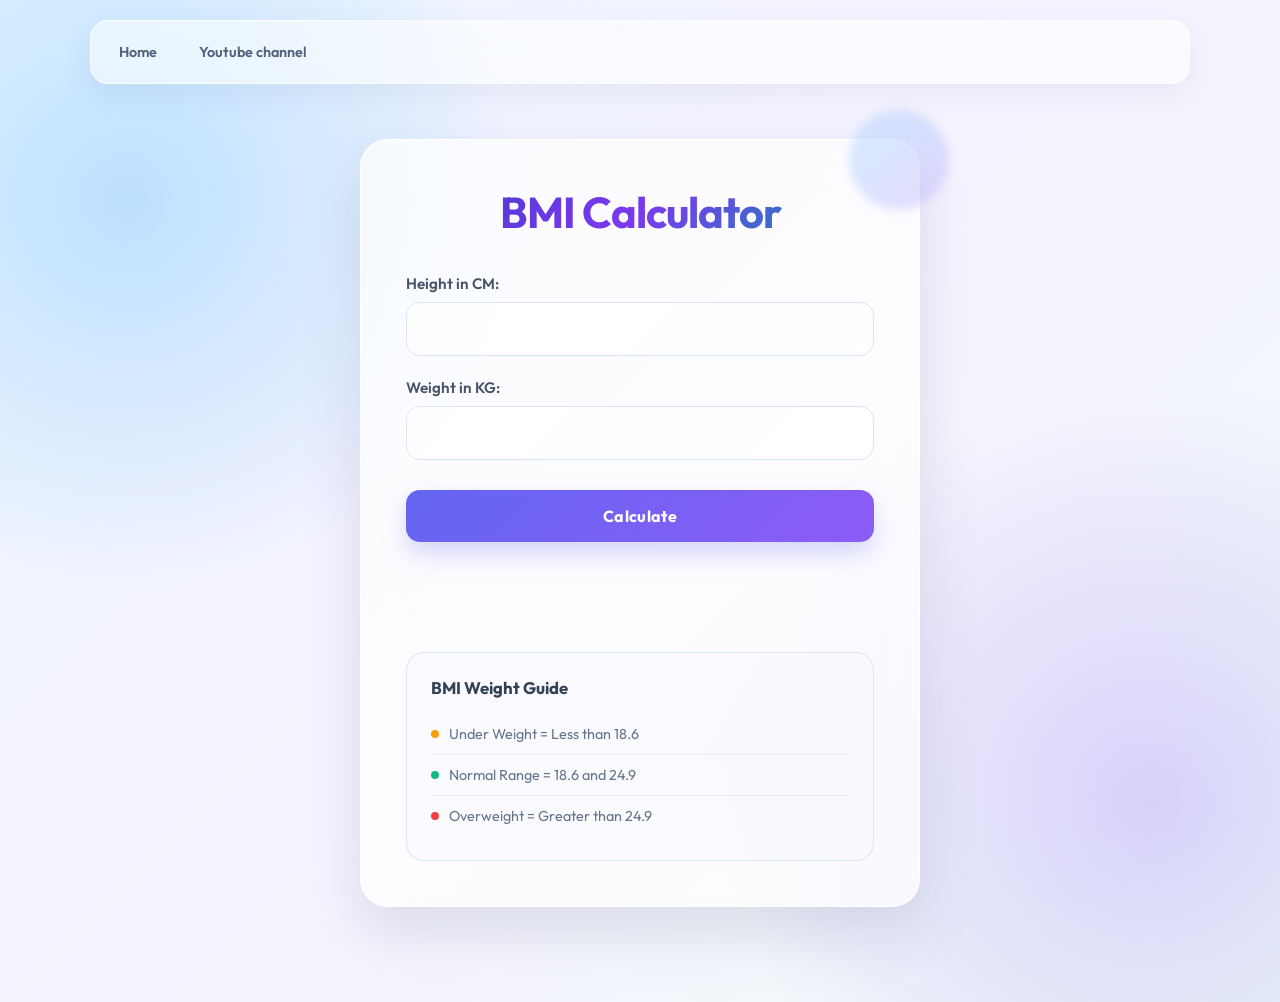
<file: 07_Projects/BMI_Generator/index.html>
<!DOCTYPE html>
<html lang="en">
  <head>
    <meta charset="UTF-8" />
    <meta name="viewport" content="width=device-width, initial-scale=1.0" />
    <meta http-equiv="X-UA-Compatible" content="ie=edge" />
    <link rel="stylesheet" href="style.css" />
    <!-- <link rel="stylesheet" href="../styles.css" /> -->
    <title>BMI Calculator</title>
  </head>
  <body>
    <nav>
      <a href="/" aria-current="page">Home</a>
      <a target="_blank" href="https://www.youtube.com/@chaiaurcode"
        >Youtube channel</a
      >
    </nav>
    <div class="container">
      <h1>BMI Calculator</h1>
      <form>
        <p><label>Height in CM: </label><input type="text" id="height" /></p>
        <p><label>Weight in KG: </label><input type="text" id="weight" /></p>
        <button>Calculate</button>
        <div id="results"></div>
        <div id="weight-guide">
          <h3>BMI Weight Guide</h3>
          <p>Under Weight = Less than 18.6</p>
          <p>Normal Range = 18.6 and 24.9</p>
          <p>Overweight = Greater than 24.9</p>
        </div>
      </form>
    </div>
  </body>
  <script src="script.js"></script>
</html>
</file>
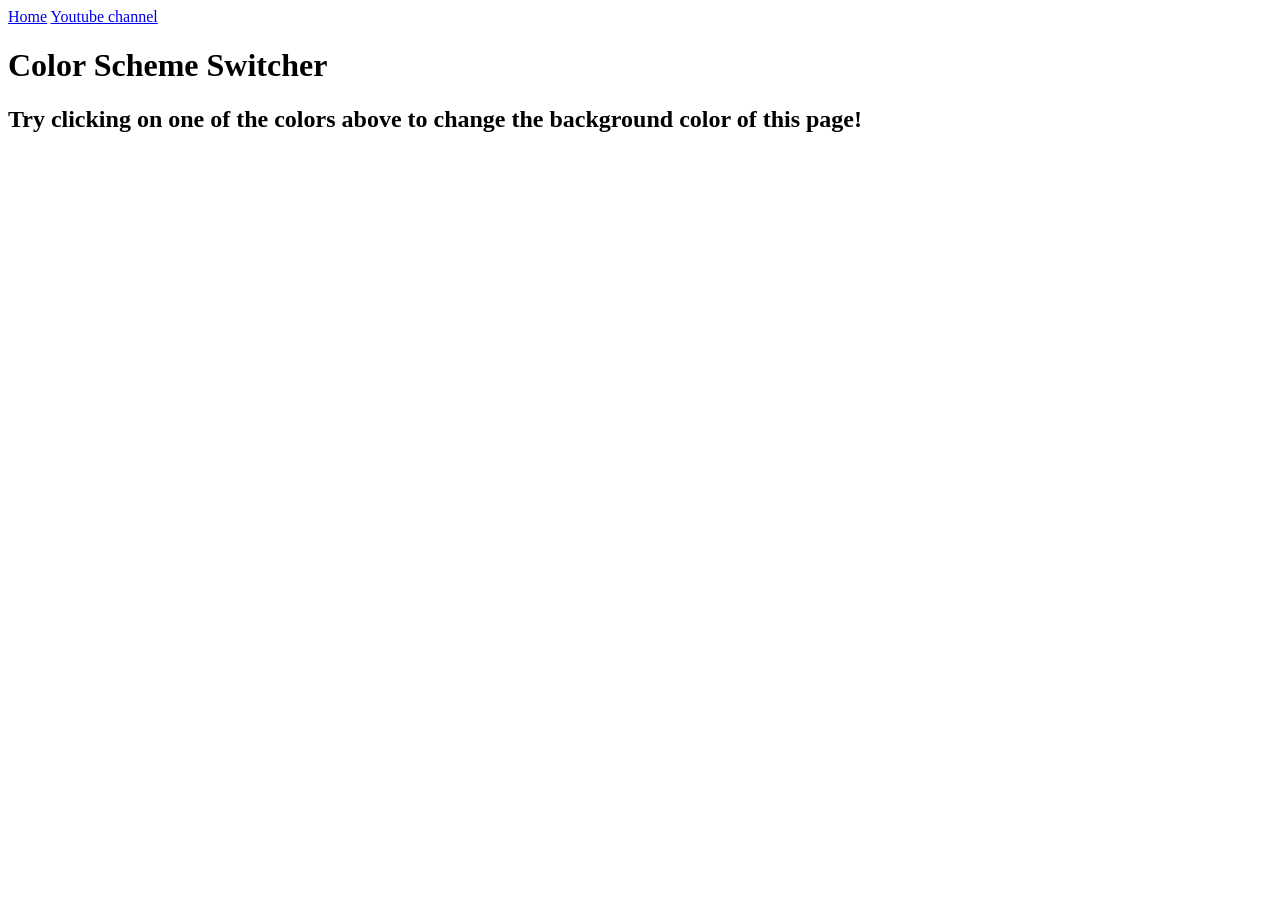
<file: 07_Projects/colorPicker/index.html>
<!DOCTYPE html>
<html lang="en">
  <head>
    <meta charset="UTF-8" />
    <meta name="viewport" content="width=device-width, initial-scale=1.0" />
    <meta http-equiv="X-UA-Compatible" content="ie=edge" />
    <!-- <link rel="stylesheet" href="style.css" /> -->
    <!-- <link rel="stylesheet" href="style.css" /> -->
    <title>JavaScript Background Color Switcher</title>
  </head>
  <body>
    <nav>
      <a href="/" aria-current="page">Home</a>
      <a target="_blank" href="https://www.youtube.com/@chaiaurcode"
        >Youtube channel</a
      >
    </nav>
    <div class="canvas">
      <!-- <a
        style="
          background-color: #fff;
          padding: 10px 30px;
          border-radius: 8px;
          color: #212121;
          text-decoration: none;
          border: 2px solid #212121;
        "
        href="../index.html"
        >Back to Home Page</a
      > -->
      <h1>Color Scheme Switcher</h1>
      <span class="button" id="grey"></span>
      <span class="button" id="white"></span>
      <span class="button" id="blue"></span>
      <span class="button" id="yellow"></span>
      <span class="button" id="purple"></span>

      <h2>
        Try clicking on one of the colors above
        <span>to change the background color of this page!</span>
      </h2>
    </div>
    <script src="script.js"></script>
  </body>
</html>
</file>
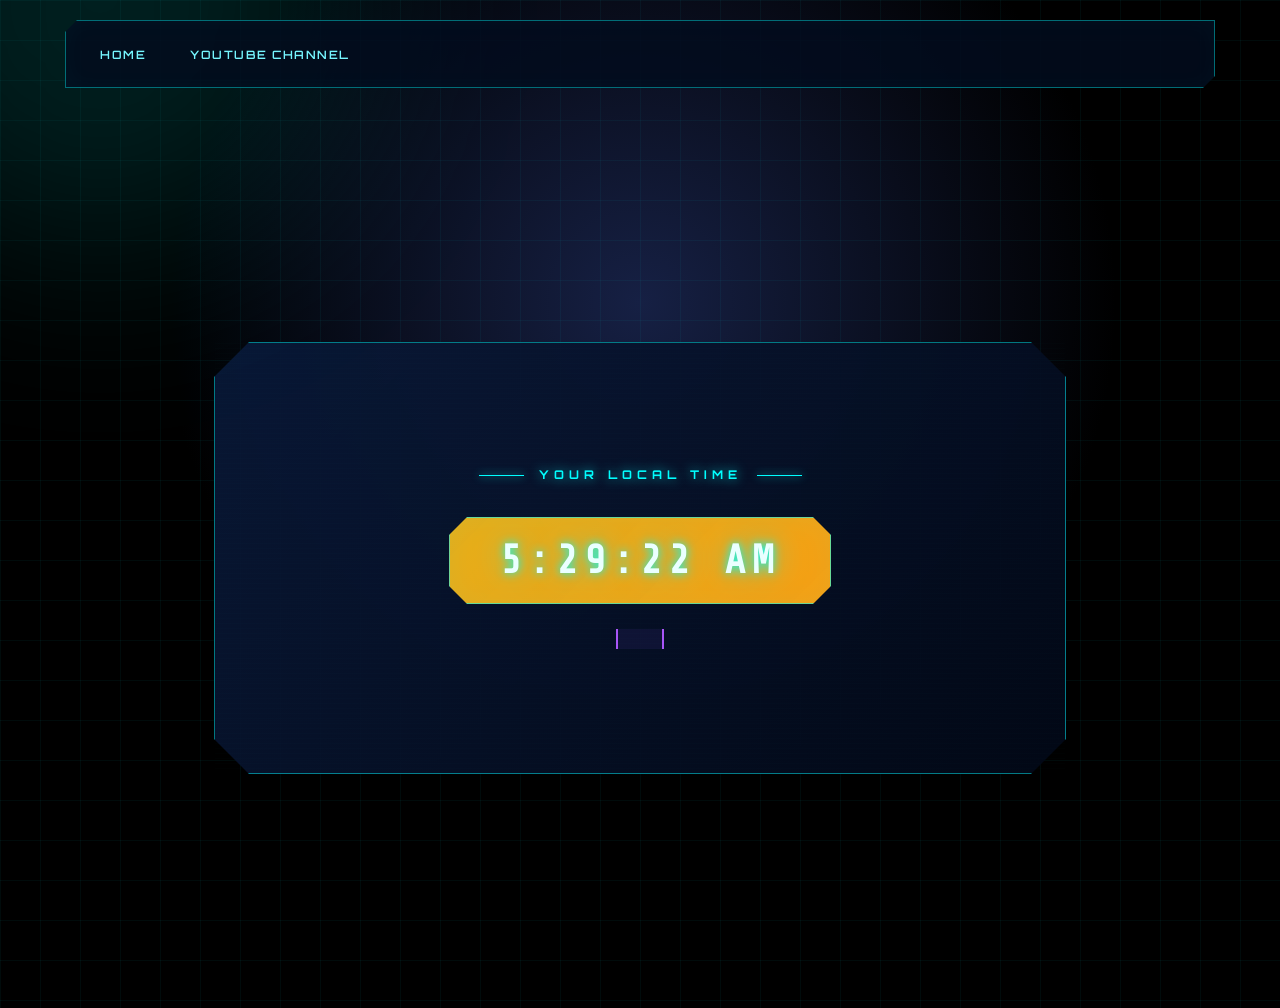
<file: 07_Projects/DigitalClock/index.html>
<!DOCTYPE html>
<html lang="en">
  <head>
    <meta charset="UTF-8" />
    <meta name="viewport" content="width=device-width, initial-scale=1.0" />
    <meta http-equiv="X-UA-Compatible" content="ie=edge" />
    <link rel="stylesheet" href="style.css">
    <title>Your Local Time</title>
    <style>
      body {
        background-color: #000;
        color: #fff;
      }
      .center {
        display: flex;
        height: 100vh;
        justify-content: center;
        align-items: center;
        flex-direction: column;
      }
      #clock {
        font-size: 40px;
        background-color: orange;
        padding: 20px 50px;
        margin-top: 10px;
        border-radius: 10px;
      }
    </style>
  </head>
  <body>
    <nav>
      <a href="/" aria-current="page">Home</a>
      <a target="_blank" href="https://www.youtube.com/@chaiaurcode"
        >Youtube channel</a
      >
    </nav>
    <div class="center">
      <div id="banner"><span>Your local time</span></div>
      <div id="clock"></div>
      <div id="time"></div>
    </div>
    <script src="script.js"></script>
  </body>
</html>

<!-- isme mjhe unix timestampp ,time ke sath milli second bhi show karna hai  -->
 <!-- aur  isko jitne bhi tarike date and time sab try karna hai  -->
  <!-- countdown ,timer bhi lagana hai -->
</file>
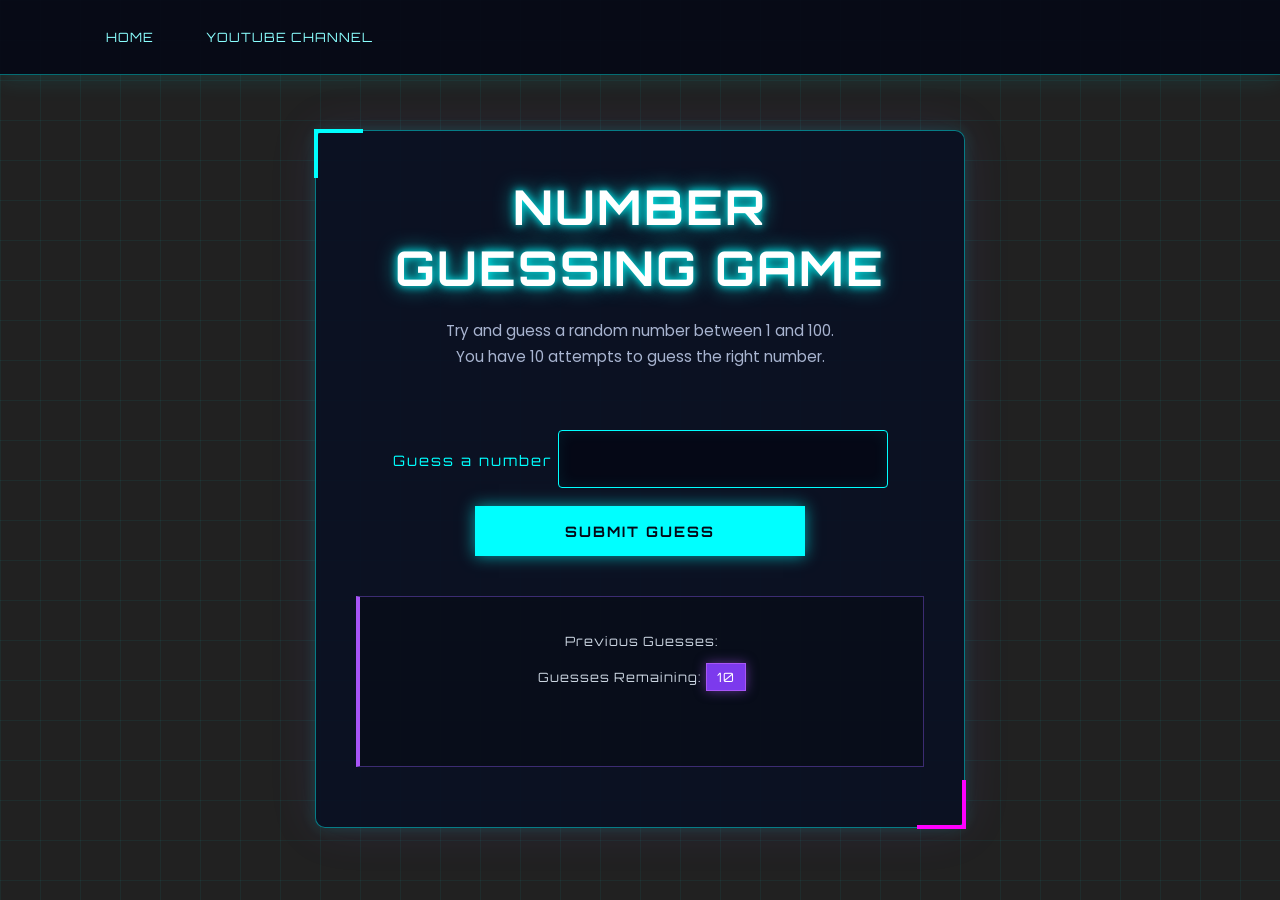
<file: 07_Projects/GuessTheNumber/index.html>
<!DOCTYPE html>
<html lang="en">
<head>
    <meta charset="UTF-8">
    <meta name="viewport" content="width=device-width, initial-scale=1.0">
    <meta http-equiv="X-UA-Compatible" content="ie=edge">
    <title>Number Guessing Game</title>
    <link rel="stylesheet" href="style.css">
    <!-- <link rel="stylesheet" href="../styles.css"> -->
</head>
<body style="background-color:#212121; color:#fff;">
  <nav>
    <a href="/" aria-current="page">Home</a>
    <a target="_blank" href="https://www.youtube.com/@chaiaurcode"
      >Youtube channel</a
    >
  </nav>
    
    <div id="wrapper">
      <h1>Number guessing game</h1>
    <p>Try and guess a random number between 1 and 100.</p>
    <p>You have 10 attempts to guess the right number.</p>
    </br>
        <form class="form">
            <label2 for="guessField" id="guess">Guess a number</label>
            <input type="text" id="guessField" class="guessField">
            <input type="submit" id="subt" value="Submit guess" class="guessSubmit">
        </form>

        <div class="resultParas">
            <p >Previous Guesses: <span class="guesses"></span></p>
            <p >Guesses Remaining: <span class="lastResult">10</span></p>
            <p class="lowOrHi"></p>
        </div>
    </div>
    <script src="script.js"></script>
</body>
</html>
</file>
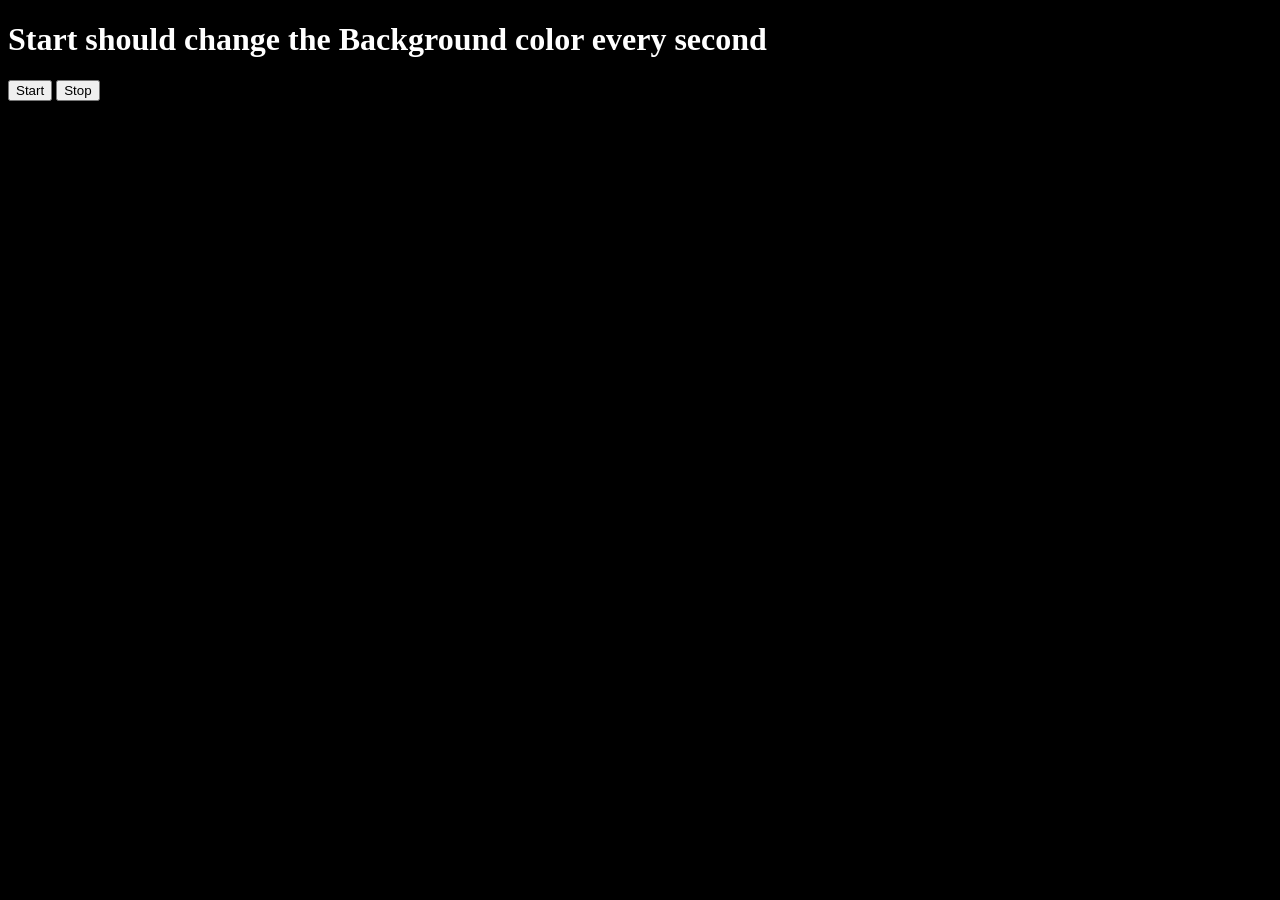
<file: 09_Project/UnlimitedColors/index.html>
<!DOCTYPE html>
<html lang="en">
<head>
    <meta charset="UTF-8">
    <meta name="viewport" content="width=device-width, initial-scale=1.0">
    <title>unlimited Colors</title>
    <!-- <link rel="stylesheet" href="style.css"/> -->
</head>
<body>
    <body style="background-color: black;color: white;"></body>
        <!-- <nav>
            <a href="/" aria-current="page">Home</a>
            <a target="_blank" href="https://www.youtube.com/@chaiaurcode">Youtube channel</a>
        </nav> -->

    <h1>Start should change the Background color every second</h1>
    <button id="start">Start</button>
    <button id="stop">Stop</button>
    <script src="script.js"></script>
</body>
</html>
</file>
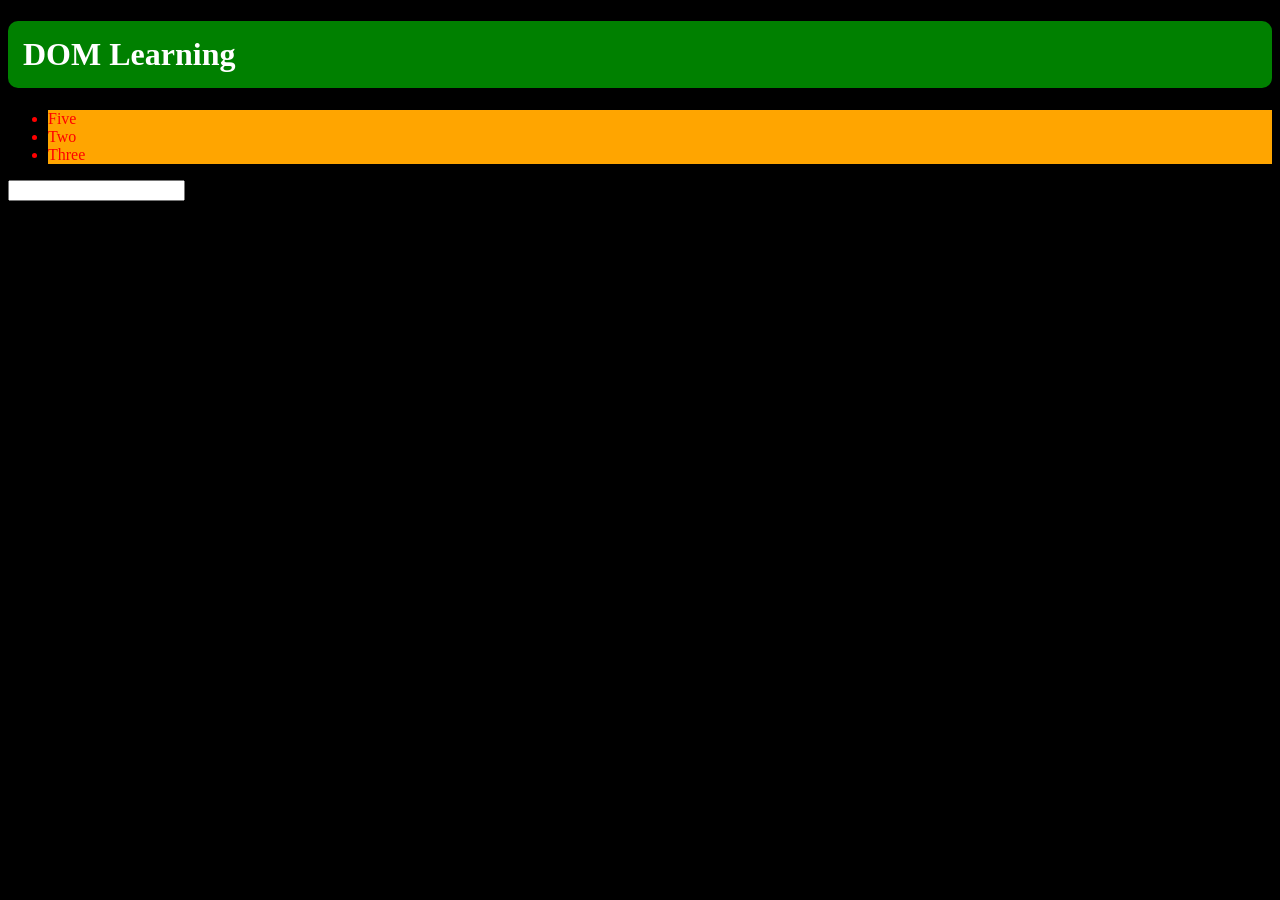
<file: 06_DOM/dom.html>
<!DOCTYPE html>
<html>
<head>
    <title>DOM Learning</title>
</head>
<body>
<body style="background-color: black; color: white;">

    <h1 id="title" class="heading">
        DOM Learning
        <span style="display: none;">Hidden Text</span>
    </h1>

    <ul>
        <li class="list-item">One</li>
        <li class="list-item">Two</li>
        <li class="list-item">Three</li>
    </ul>

    <input type="password">

    <script src="script.js"></script>
</body>
</html>
</file>
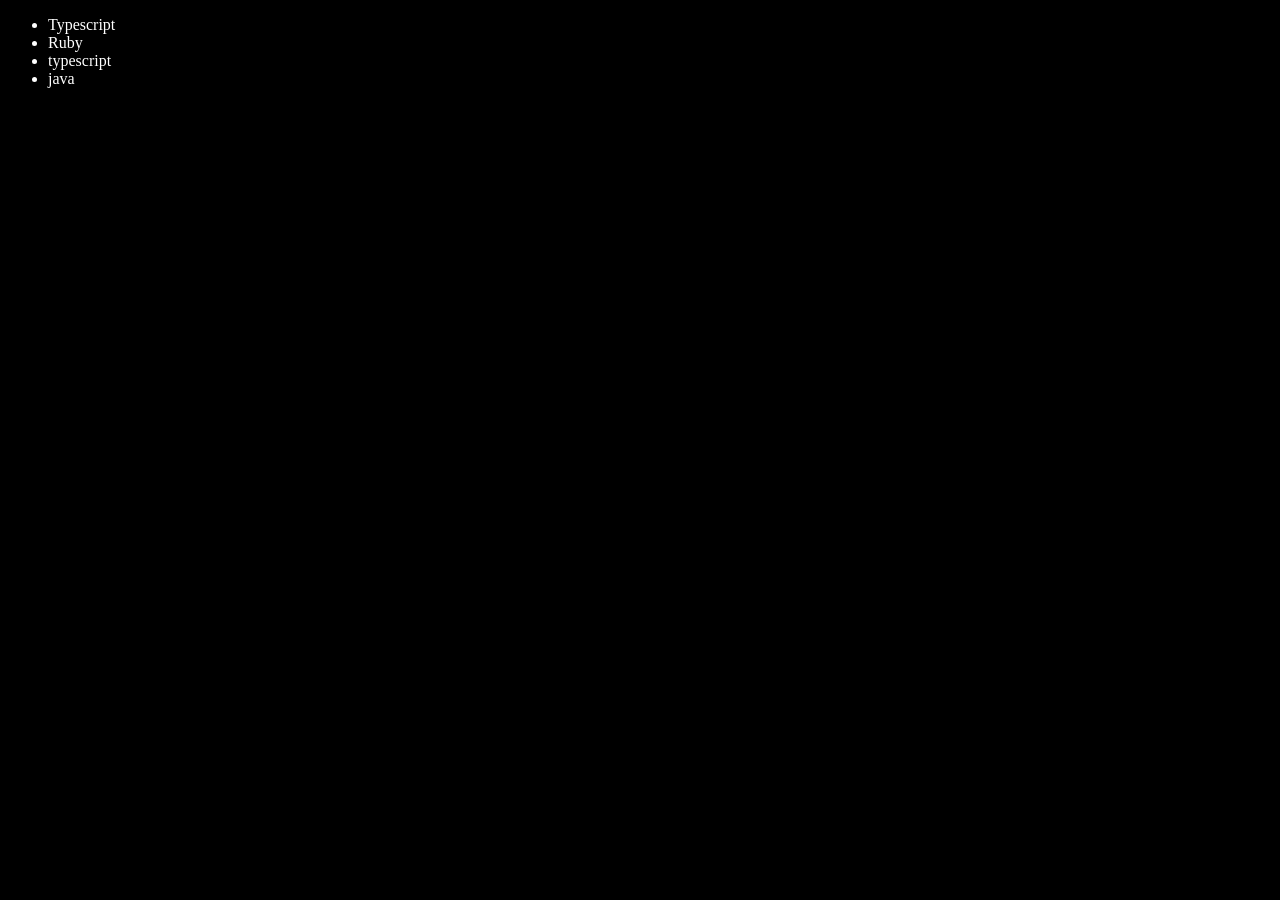
<file: 06_DOM/four.html>
<!DOCTYPE html>
<html lang="en">
<head>
    <meta charset="UTF-8">
    <meta name="viewport" content="width=device-width, initial-scale=1.0">
    <title>Document</title>
</head>
<body>
    <body style="background-color: black; color: white;">
    <ul class="language">
        <li>Javacript</li>
    </ul>
</body>
<script>
    function addLangauage(langNamme){
        const li=document.createElement('li');
        li.innerHTML=`${langNamme}`
        document.querySelector('.language').appendChild(li)
    }
        addLangauage("python")
        addLangauage("typescript")
        addLangauage("java")

        function addOptiLanguage(langName){
            const li=document.createElement('li')
            li.appendChild(document.createTextNode(langName))
            
            document.querySelector('.language').appendChild(li)
        }
            addOptiLanguage('golang')

        // Edit
        const secondLang=document.querySelector("li:nth-child(2)")
        // secondLang.innerHTML="Ruby"
        const newLi=document.createElement('li')
        newLi.textContent="Ruby"
        secondLang.replaceWith(newLi)

        const firstLang=document.querySelector("li:first-child")
        firstLang.outerHTML='<li>Typescript</li>'

        const lastLang=document.querySelector('li:last-child')
        lastLang.remove()
</script>
</html>
</file>
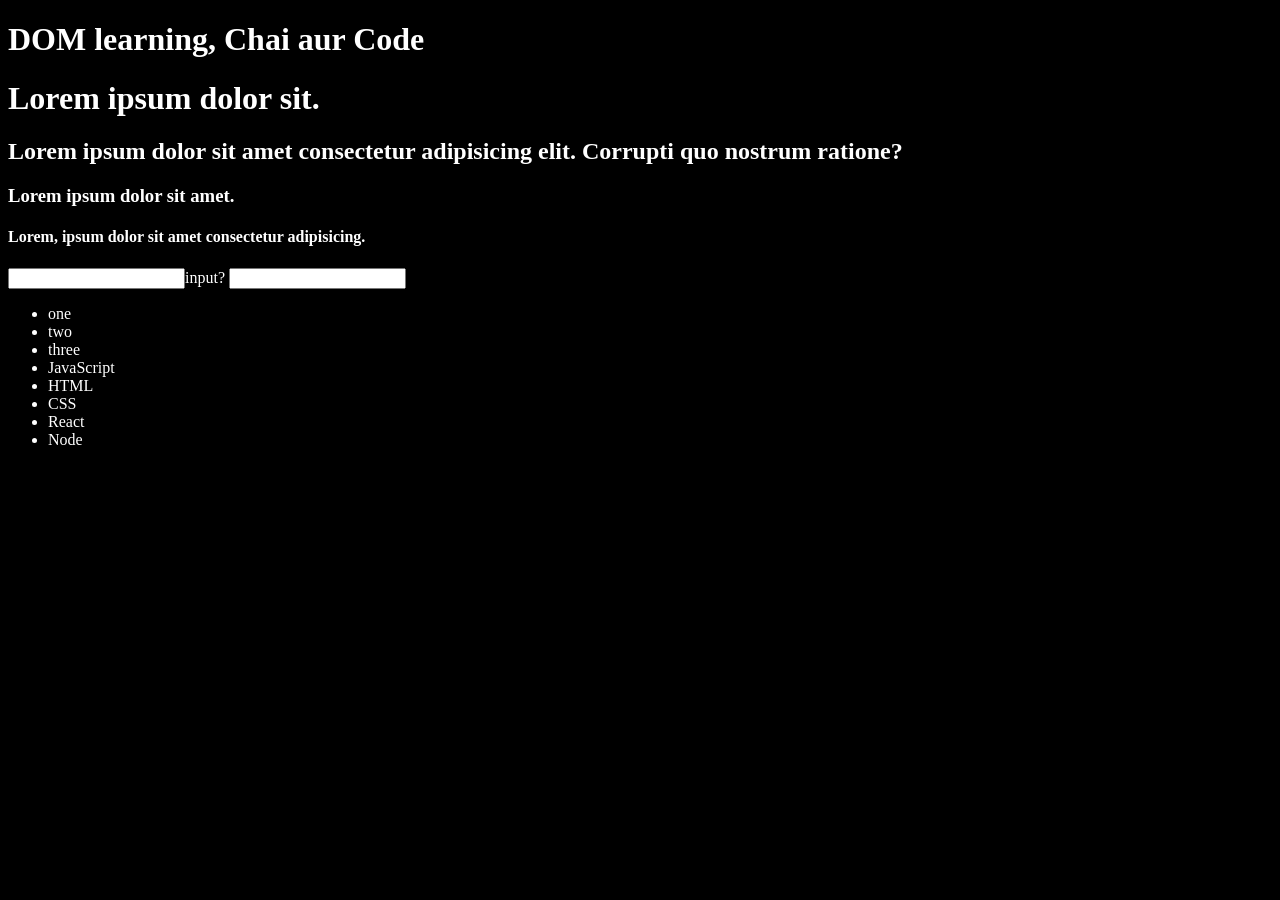
<file: 06_DOM/one.html>
<!DOCTYPE html>
<html lang="en">
<head>
    <meta charset="UTF-8">
    <meta name="viewport" content="width=device-width, initial-scale=1.0">
    <title>DOM Learning</title>
</head>

<body style="background-color: black; color: white;">

    <h1 id="title" class="heading">DOM learning, Chai aur Code<span style="display: none;"> hi my name </span></h1>
<h1> Lorem ipsum dolor sit.</h1>
    <h2>Lorem ipsum dolor sit amet consectetur adipisicing elit. Corrupti quo nostrum ratione?</h2>
<h3>Lorem ipsum dolor sit amet.</h3>
<h4>Lorem, ipsum dolor sit amet consectetur adipisicing.</h4>
<input type="password" name id></body>input?
<input type="password" name="pwd" id="pswrd">
<ul>
    <li>one</li>
    <li>two</li>
    <li>three</li>
            <li class="list-item">JavaScript</li>
        <li class="list-item">HTML</li>
        <li class="list-item">CSS</li>
        <li class="list-item">React</li>
        <li class="list-item">Node</li>
</ul>
</body>
</html>
</file>
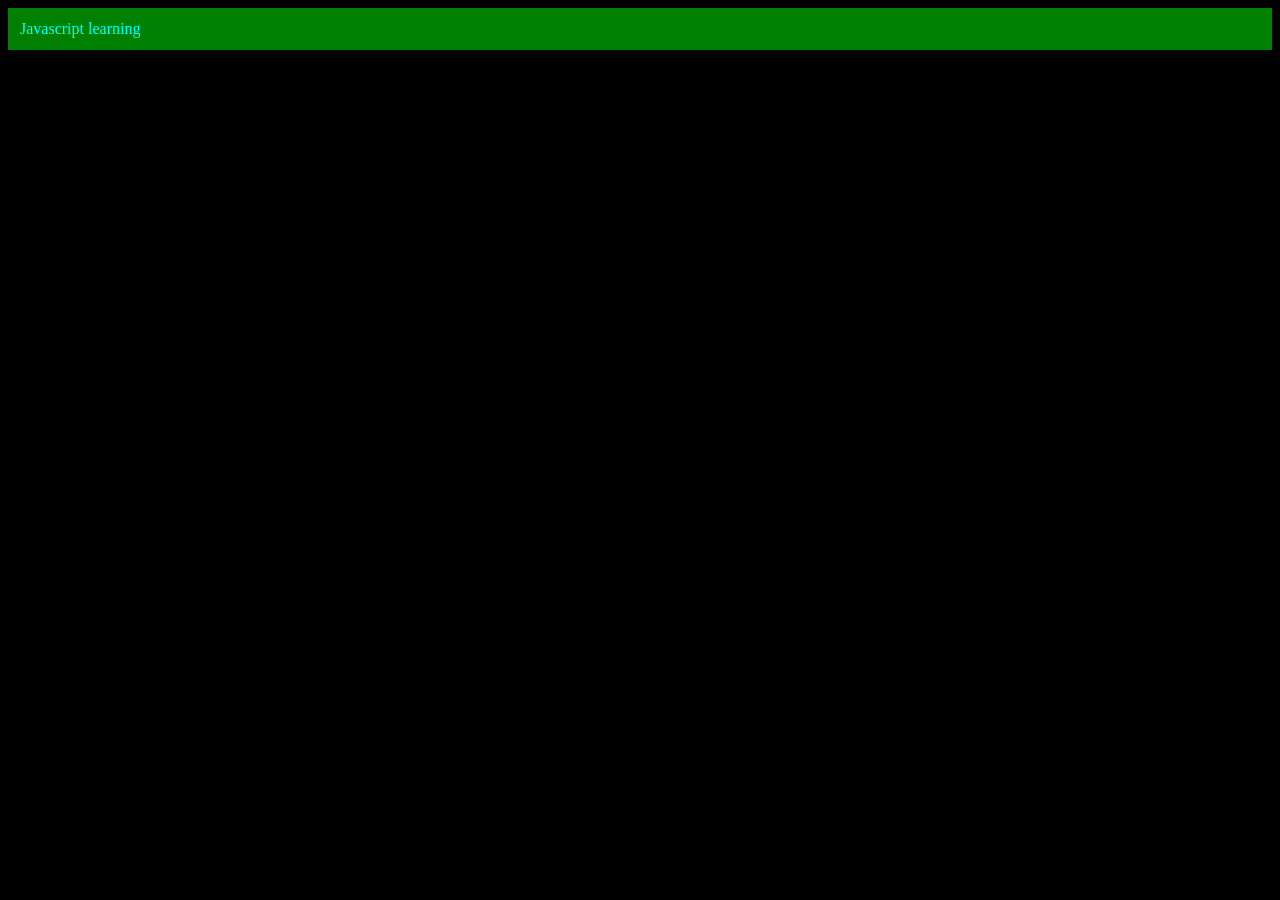
<file: 06_DOM/three.html>
<!DOCTYPE html>
<html lang="en">
<head>
    <meta charset="UTF-8">
    <meta name="viewport" content="width=device-width, initial-scale=1.0">
    <title>Javascript learning</title>
</head>
<body>
    <body style="background-color: black; color:aqua"></body>

</body>
<script>
    const div=document.createElement('div')
    console.log(div);
    div.className="main"
    div.id=Math.round(Math.random()*10+1)
    div.setAttribute("title","generated title");
    div.style.backgroundColor="green";
    div.style.padding="12px";
    // div.innerText="Javascript learning";
    const addText=document.createTextNode("Javascript learning");
    div.appendChild(addText)
    document.body.appendChild(div)
</script>
</html>
</file>
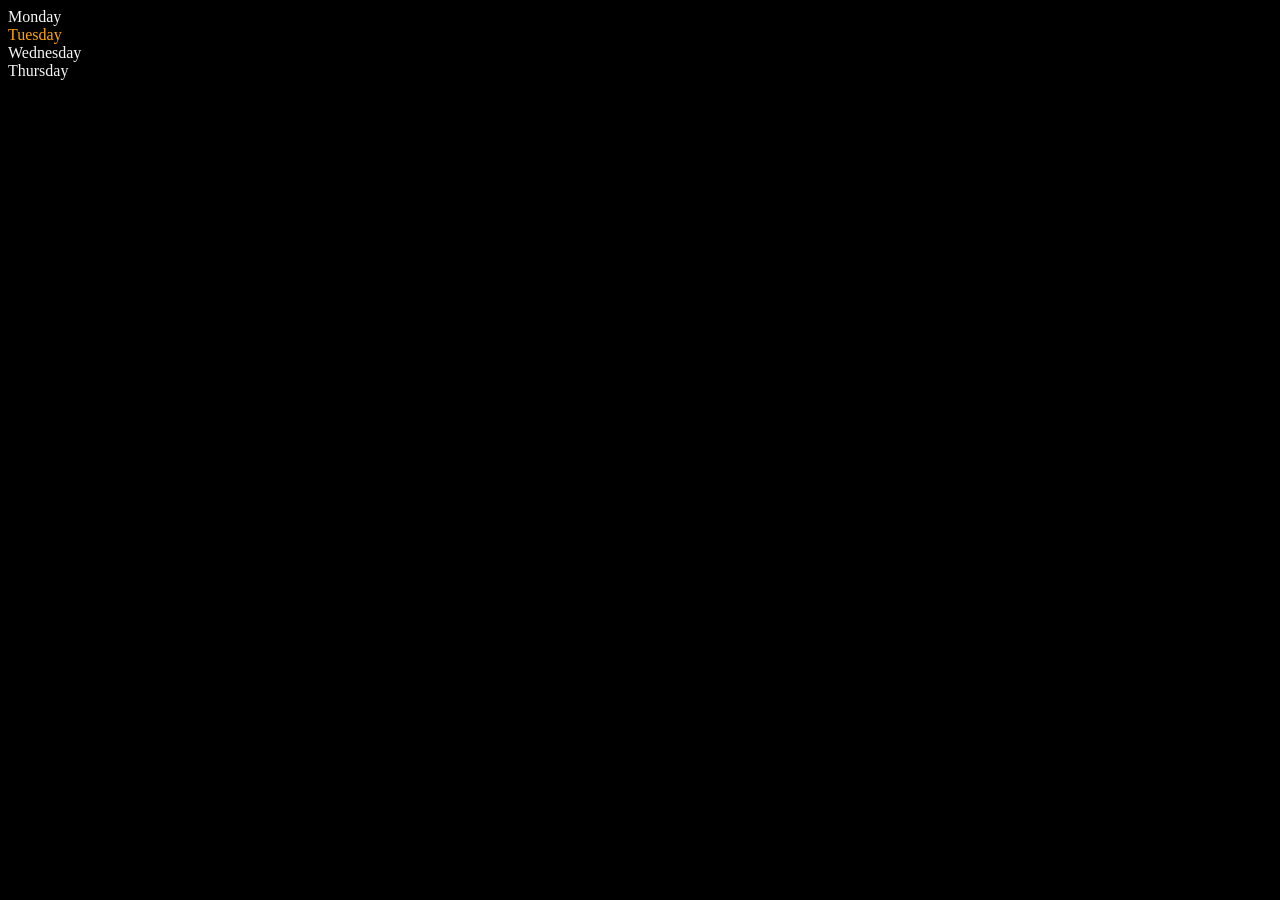
<file: 06_DOM/two.html>
<!DOCTYPE html>
<html lang="en">
<head>
    <meta charset="UTF-8">
    <meta name="viewport" content="width=device-width, initial-scale=1.0">
    <title>DOM || Javascript Course</title>
</head>
<body>
    <body style="background-color: black; color: whitesmoke;">
    <div class="parent">
         <!-- this is a comment -->
        <div class="day">Monday</div>
        <div class="day">Tuesday</div>
        <div class="day">Wednesday</div>
        <div class="day">Thursday</div>
    </div>
</body>
<script>
    const parent=document.querySelector('.parent')
        console.log(parent);
        console.log(parent.children);
        console.log(parent.children[1].innerText);

        // for (let index = 0; index < parent.children.length; index++) {
        //     console.log(parent.children[index].innerText);
        // }
        parent.children[1].style.color='orange'
        // console.log(parent.firstElementChild);
        // console.log(parent.lastElementChild);
        
        const dayOne=document.querySelector('.day');
            // console.log(dayOne);
            // console.log(dayOne.parentElement);
            // console.log(dayOne.parentElement.nextElementSibling);
            
            console.log("NODES: ", parent.childNodes);
            
</script>
</html>
</file>
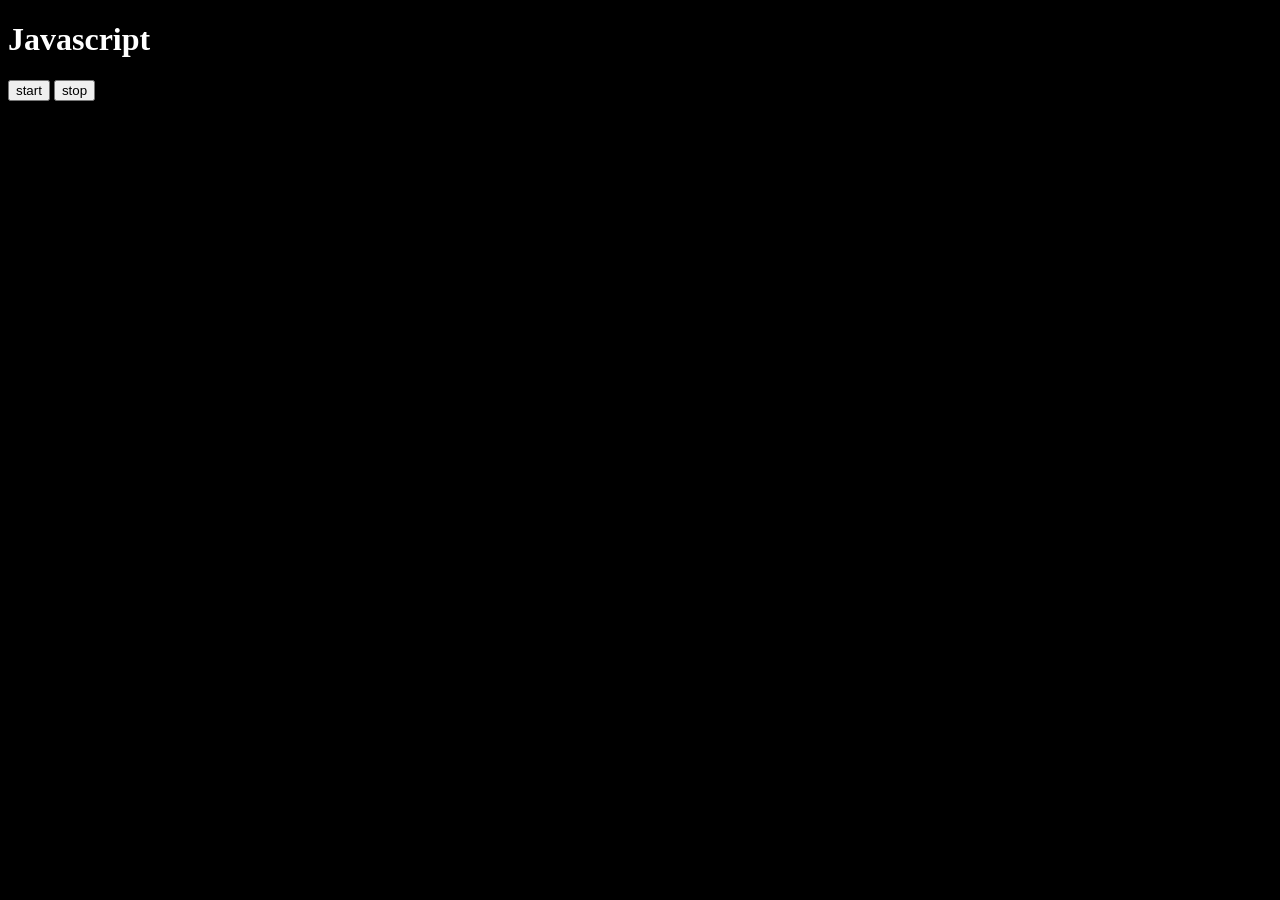
<file: 08_Events/task.html>
<!-- Start button dabane par name/date ki printing start ho.
Stop button dabane par woh printing stop ho jaye. -->
<!DOCTYPE html>
<html lang="en">
<head>
    <meta charset="UTF-8">
    <meta name="viewport" content="width=device-width, initial-scale=1.0">
    <title>Start stop interval</title>
</head>
<body>
    <body style="background-color: black;color: white;"></body>

    <h1 id ="heading">Javascript</h1>

    <button id="start">start</button>
    <button id="stop">stop</button>
</body>
<script>
    const start=document.querySelector('#start')
    const stop=document.querySelector('#stop')
    const h1=document.querySelector('#heading')
    let intervalId;
    start.addEventListener('click',function(){
        intervalId=setInterval(function(){
            console.log(`vivek`);
            console.log(new Date().toLocaleTimeString());
            h1.innerText=(`vivek-${new Date().toLocaleTimeString()}`);
        },1000)
        })
    stop.addEventListener('click',function(){
        clearInterval(intervalId)
        console.log("stopped");
        
    })
</script>
</html>
</file>
<file: 07_Projects/BMI_Generator/style.css>
/* =========================================
   BMI CALCULATOR — MODERN WELLNESS UI
   ========================================= */

@import url('https://fonts.googleapis.com/css2?family=Outfit:wght@400;500;600;700&display=swap');

/* ---------- RESET ---------- */
* {
    margin: 0;
    padding: 0;
    box-sizing: border-box;
}

/* ---------- PAGE BACKGROUND ---------- */
body {
    min-height: 100vh;
    font-family: 'Outfit', sans-serif;
    color: #243047;

    background:
        radial-gradient(circle at 10% 20%, rgba(129, 199, 255, 0.45), transparent 28%),
        radial-gradient(circle at 90% 80%, rgba(167, 139, 250, 0.35), transparent 30%),
        linear-gradient(135deg, #eaf6ff, #f7f2ff, #eefbf7);

    padding-bottom: 40px;
}

/* ---------- NAVBAR ---------- */
nav {
    width: min(100% - 40px, 1100px);
    height: 64px;
    margin: 20px auto 0;
    padding: 0 12px;

    display: flex;
    align-items: center;
    gap: 10px;

    background: rgba(255, 255, 255, 0.55);
    backdrop-filter: blur(18px);

    border: 1px solid rgba(255, 255, 255, 0.8);
    border-radius: 18px;

    box-shadow: 0 10px 30px rgba(65, 80, 120, 0.08);
}

nav a {
    padding: 10px 16px;
    color: #536079;
    text-decoration: none;
    font-weight: 600;
    font-size: 0.9rem;
    border-radius: 12px;
    transition: all 0.3s ease;
}

nav a:hover {
    color: #5b4bdb;
    background: rgba(255, 255, 255, 0.8);
    transform: translateY(-1px);
}

/* ---------- MAIN CARD ---------- */
.container {
    position: relative;
    width: min(92%, 560px);
    margin: 55px auto;
    padding: 45px;

    background: rgba(255, 255, 255, 0.72);
    backdrop-filter: blur(20px);

    border: 1px solid rgba(255, 255, 255, 0.9);
    border-radius: 28px;

    box-shadow:
        0 25px 60px rgba(61, 72, 120, 0.15),
        inset 0 1px 1px rgba(255, 255, 255, 0.8);

    animation: floatIn 0.7s ease-out;
}

/* Decorative colored circles */
.container::before {
    content: "";
    position: absolute;
    width: 100px;
    height: 100px;
    top: -30px;
    right: -30px;

    border-radius: 50%;
    background: linear-gradient(135deg, #a5d8ff, #c4b5fd);
    opacity: 0.45;
    filter: blur(5px);
    z-index: -1;
}

/* ---------- HEADING ---------- */
h1 {
    text-align: center;
    font-size: clamp(2rem, 5vw, 2.7rem);
    font-weight: 700;
    margin-bottom: 35px;

    background: linear-gradient(135deg, #4338ca, #7c3aed, #0891b2);
    -webkit-background-clip: text;
    background-clip: text;
    color: transparent;

    letter-spacing: -1px;
}

/* ---------- FORM FIELDS ---------- */
form > p {
    margin-bottom: 22px;
}

label {
    display: block;
    margin-bottom: 9px;

    color: #475569;
    font-size: 0.95rem;
    font-weight: 600;
}

/* ---------- INPUT ---------- */
input {
    width: 100%;
    padding: 16px 18px;

    font-family: inherit;
    font-size: 1rem;
    color: #243047;

    background: rgba(255, 255, 255, 0.75);
    border: 1.5px solid #dbe4f0;
    border-radius: 14px;

    outline: none;
    transition: all 0.3s ease;
}

input:hover {
    border-color: #b9c5e0;
}

input:focus {
    background: #ffffff;
    border-color: #7c3aed;

    box-shadow:
        0 0 0 4px rgba(124, 58, 237, 0.1),
        0 10px 25px rgba(124, 58, 237, 0.08);

    transform: translateY(-2px);
}

/* ---------- BUTTON ---------- */
button {
    width: 100%;
    margin: 8px 0 10px;
    padding: 16px;

    font-family: inherit;
    font-size: 1rem;
    font-weight: 700;
    letter-spacing: 0.3px;
    color: white;

    background: linear-gradient(135deg, #6366f1, #8b5cf6, #06b6d4);
    background-size: 200% 100%;

    border: none;
    border-radius: 14px;
    cursor: pointer;

    box-shadow: 0 12px 25px rgba(99, 102, 241, 0.25);
    transition: all 0.3s ease;
}

button:hover {
    background-position: 100% 0;
    transform: translateY(-3px);
    box-shadow: 0 18px 30px rgba(99, 102, 241, 0.3);
}

button:active {
    transform: translateY(0);
}

/* ---------- RESULT ---------- */
#results {
    min-height: 60px;
    margin: 15px 0;

    display: flex;
    align-items: center;
    justify-content: center;

    font-size: 1.15rem;
    font-weight: 700;
    color: #5b4bdb;

    border-radius: 14px;
}

/* ---------- BMI GUIDE ---------- */
#weight-guide {
    margin-top: 25px;
    padding: 24px;

    background: rgba(248, 250, 255, 0.7);
    border: 1px solid rgba(210, 220, 240, 0.7);
    border-radius: 18px;
}

#weight-guide h3 {
    margin-bottom: 16px;
    color: #334155;
    font-size: 1.05rem;
}

#weight-guide p {
    position: relative;
    padding: 11px 0 11px 18px;

    color: #64748b;
    font-size: 0.9rem;

    border-bottom: 1px solid #e8edf5;
}

#weight-guide p:last-child {
    border-bottom: none;
}

/* Colorful dots */
#weight-guide p::before {
    content: "";
    position: absolute;
    left: 0;
    top: 50%;
    width: 8px;
    height: 8px;

    border-radius: 50%;
    background: #f59e0b;
    transform: translateY(-50%);
}

#weight-guide p:nth-of-type(2)::before {
    background: #10b981;
}

#weight-guide p:nth-of-type(3)::before {
    background: #ef4444;
}

/* ---------- ANIMATION ---------- */
@keyframes floatIn {
    from {
        opacity: 0;
        transform: translateY(35px) scale(0.97);
    }

    to {
        opacity: 1;
        transform: translateY(0) scale(1);
    }
}

/* ---------- MOBILE ---------- */
@media (max-width: 600px) {
    nav {
        width: calc(100% - 24px);
        margin-top: 12px;
        justify-content: center;
    }

    .container {
        margin: 35px auto;
        padding: 35px 22px;
        border-radius: 22px;
    }

    h1 {
        margin-bottom: 28px;
    }
}
</file>
<file: 07_Projects/colorPicker/style.css>
html {
  margin: 0;
}

span {
  display: block;
}
.canvas {
  margin: 100px auto 100px;
  width: 80%;
  text-align: center;
}

.button {
  width: 100px;
  height: 100px;
  border: solid black 2px;
  display: inline-block;
}

#grey {
  background: grey;
}

#white {
  background: white;
}
#blue {
  background: blue;
}
#yellow {
  background: yellow;
}
</file>
<file: 07_Projects/DigitalClock/style.css>
/* ==========================================
   🎮 CYBERPUNK GAMING CLOCK - HUD INTERFACE
   ========================================== */

@import url('https://fonts.googleapis.com/css2?family=Orbitron:wght@400;500;600;700;800&family=Share+Tech+Mono&display=swap');

/* =============== RESET =============== */

* {
    margin: 0;
    padding: 0;
    box-sizing: border-box;
}

/* =============== GAME WORLD =============== */

body {
    min-height: 100vh;
    overflow-x: hidden;

    font-family: 'Orbitron', sans-serif;
    color: #eaffff;
    background-color: #020617;

    /* Futuristic grid */
    background-image:
        linear-gradient(rgba(0, 255, 255, 0.045) 1px, transparent 1px),
        linear-gradient(90deg, rgba(0, 255, 255, 0.045) 1px, transparent 1px),
        radial-gradient(circle at 50% 30%, #162044 0%, transparent 50%);
    background-size: 40px 40px, 40px 40px, 100% 100%;
}

/* Animated background glow */

body::before {
    content: "";
    position: fixed;
    width: 500px;
    height: 500px;

    top: -250px;
    left: -150px;

    background: rgba(0, 255, 255, 0.12);
    filter: blur(100px);
    border-radius: 50%;

    animation: ambientGlow 8s infinite alternate;
    pointer-events: none;
}

@keyframes ambientGlow {
    from {
        transform: translate(0, 0);
    }

    to {
        transform: translate(150px, 100px);
    }
}

/* =============== NAVIGATION HUD =============== */

nav {
    position: relative;
    width: min(94%, 1150px);
    height: 68px;
    margin: 20px auto;

    display: flex;
    align-items: center;
    gap: 12px;
    padding: 0 18px;

    background: rgba(3, 12, 30, 0.85);
    border: 1px solid rgba(0, 255, 255, 0.4);

    /* Sharp futuristic corners */
    clip-path: polygon(
        0 12px,
        12px 0,
        100% 0,
        100% calc(100% - 12px),
        calc(100% - 12px) 100%,
        0 100%
    );

    box-shadow:
        0 0 20px rgba(0, 255, 255, 0.1),
        inset 0 0 25px rgba(0, 255, 255, 0.03);
}

nav a {
    position: relative;
    color: #75f6ff;
    text-decoration: none;

    padding: 10px 16px;

    font-size: 0.72rem;
    font-weight: 600;
    letter-spacing: 1.5px;
    text-transform: uppercase;

    transition: all 0.25s ease;
}

nav a::after {
    content: "";
    position: absolute;
    height: 2px;
    width: 0;

    bottom: 4px;
    left: 50%;

    background: #00ffff;
    box-shadow: 0 0 8px #00ffff;

    transition: all 0.25s ease;
}

nav a:hover {
    color: #ffffff;
    text-shadow: 0 0 10px #00ffff;
}

nav a:hover::after {
    width: 80%;
    left: 10%;
}

/* =============== MAIN GAME AREA =============== */

.center {
    position: relative;
    min-height: calc(100vh - 110px);

    display: flex;
    flex-direction: column;
    justify-content: center;
    align-items: center;

    padding: 50px 20px;

    animation: systemBoot 0.8s ease-out;
}

/* Main HUD Panel */

.center::before {
    content: "";
    position: absolute;

    width: min(92%, 850px);
    height: 430px;

    background:
        linear-gradient(135deg,
            rgba(9, 24, 55, 0.95),
            rgba(2, 8, 22, 0.96));

    border: 1px solid rgba(0, 255, 255, 0.45);

    /* Gaming panel shape */
    clip-path: polygon(
        0 35px,
        35px 0,
        calc(100% - 35px) 0,
        100% 35px,
        100% calc(100% - 35px),
        calc(100% - 35px) 100%,
        35px 100%,
        0 calc(100% - 35px)
    );

    box-shadow:
        0 0 25px rgba(0, 255, 255, 0.15),
        0 0 70px rgba(139, 92, 246, 0.08);

    z-index: -1;
}

/* Scanline effect */

.center::after {
    content: "";
    position: absolute;

    width: min(92%, 850px);
    height: 430px;

    background: repeating-linear-gradient(
        0deg,
        transparent,
        transparent 4px,
        rgba(0, 255, 255, 0.018) 5px
    );

    pointer-events: none;
    z-index: -1;
}

/* =============== HUD LABEL =============== */

#banner {
    position: relative;
    margin-bottom: 25px;

    color: #00ffff;
    font-size: 0.75rem;
    font-weight: 700;
    letter-spacing: 5px;
    text-transform: uppercase;

    text-shadow: 0 0 12px rgba(0, 255, 255, 0.8);
}

#banner::before,
#banner::after {
    content: "";
    position: absolute;
    top: 50%;
    width: 45px;
    height: 1px;

    background: #00ffff;
    box-shadow: 0 0 8px #00ffff;
}

#banner::before {
    right: calc(100% + 15px);
}

#banner::after {
    left: calc(100% + 15px);
}

/* =============== DIGITAL CLOCK =============== */

#clock {
    position: relative;

    font-family: 'Share Tech Mono', monospace;
    font-size: clamp(2.5rem, 8vw, 6.5rem);
    font-weight: bold;
    letter-spacing: 6px;

    padding: 28px 45px;

    color: #eaffff;

    background:
        linear-gradient(
            135deg,
            rgba(0, 255, 255, 0.1),
            rgba(139, 92, 246, 0.08)
        );

    border: 1px solid rgba(0, 255, 255, 0.55);

    clip-path: polygon(
        0 18px,
        18px 0,
        calc(100% - 18px) 0,
        100% 18px,
        100% calc(100% - 18px),
        calc(100% - 18px) 100%,
        18px 100%,
        0 calc(100% - 18px)
    );

    text-shadow:
        0 0 10px #00ffff,
        0 0 30px rgba(0, 255, 255, 0.6);

    box-shadow:
        inset 0 0 30px rgba(0, 255, 255, 0.06),
        0 0 25px rgba(0, 255, 255, 0.15);

    animation: clockPulse 2s infinite alternate;
}

@keyframes clockPulse {
    from {
        box-shadow:
            inset 0 0 20px rgba(0, 255, 255, 0.04),
            0 0 15px rgba(0, 255, 255, 0.12);
    }

    to {
        box-shadow:
            inset 0 0 30px rgba(0, 255, 255, 0.1),
            0 0 35px rgba(0, 255, 255, 0.3);
    }
}

/* =============== SYSTEM DATA =============== */

#time {
    margin-top: 25px;
    padding: 10px 22px;

    font-family: 'Share Tech Mono', monospace;
    font-size: 0.85rem;
    letter-spacing: 1px;

    color: #c084fc;
    background: rgba(139, 92, 246, 0.08);

    border-left: 2px solid #a855f7;
    border-right: 2px solid #a855f7;

    text-shadow: 0 0 8px rgba(192, 132, 252, 0.5);
}

/* =============== SYSTEM BOOT ANIMATION =============== */

@keyframes systemBoot {
    from {
        opacity: 0;
        transform: scale(0.96) translateY(30px);
        filter: brightness(1.8);
    }

    to {
        opacity: 1;
        transform: scale(1) translateY(0);
        filter: brightness(1);
    }
}

/* =============== RESPONSIVE =============== */

@media (max-width: 600px) {

    nav {
        width: calc(100% - 24px);
        height: auto;
        min-height: 65px;
        justify-content: center;
        padding: 10px;
    }

    nav a {
        font-size: 0.6rem;
        padding: 9px 8px;
    }

    .center::before,
    .center::after {
        height: 350px;
    }

    #clock {
        font-size: clamp(2rem, 12vw, 3.5rem);
        padding: 22px 15px;
        letter-spacing: 2px;
    }

    #banner {
        font-size: 0.65rem;
        letter-spacing: 3px;
    }

    #banner::before,
    #banner::after {
        width: 25px;
    }
}
</file>
<file: 07_Projects/GuessTheNumber/style.css>
/* ================================
   🎮 NUMBER GUESSING GAME - GAMING UI
   ================================ */

@import url('https://fonts.googleapis.com/css2?family=Orbitron:wght@400;600;700;800&family=Poppins:wght@400;500;600&display=swap');

* {
    margin: 0;
    padding: 0;
    box-sizing: border-box;
}

body {
    min-height: 100vh;
    font-family: 'Poppins', sans-serif;
    color: #ffffff;
    background-color: #050816;
    overflow-x: hidden;

    /* Gaming grid background */
    background-image:
        linear-gradient(rgba(0, 255, 255, 0.05) 1px, transparent 1px),
        linear-gradient(90deg, rgba(0, 255, 255, 0.05) 1px, transparent 1px);
    background-size: 40px 40px;
}

/* ================= NAVBAR ================= */

nav {
    height: 75px;
    padding: 0 7%;
    display: flex;
    align-items: center;
    gap: 20px;

    background: rgba(5, 8, 22, 0.9);
    border-bottom: 1px solid rgba(0, 255, 255, 0.4);
    box-shadow: 0 5px 25px rgba(0, 255, 255, 0.1);
}

nav a {
    font-family: 'Orbitron', sans-serif;
    color: #8bffff;
    text-decoration: none;
    font-size: 0.8rem;
    letter-spacing: 1px;
    text-transform: uppercase;

    padding: 10px 15px;
    border: 1px solid transparent;
    transition: all 0.3s ease;
}

nav a:hover {
    color: white;
    border-color: #00ffff;
    box-shadow: 0 0 15px rgba(0, 255, 255, 0.5);
}

/* ================= GAME CONTAINER ================= */

#wrapper {
    position: relative;
    width: min(92%, 650px);
    margin: 55px auto;
    padding: 45px 40px;
    text-align: center;

    background: rgba(8, 15, 35, 0.88);
    border: 1px solid rgba(0, 255, 255, 0.45);
    border-radius: 10px;

    box-shadow:
        0 0 15px rgba(0, 255, 255, 0.15),
        0 0 50px rgba(139, 92, 246, 0.1);
}

/* Decorative gaming corners */
#wrapper::before,
#wrapper::after {
    content: "";
    position: absolute;
    width: 45px;
    height: 45px;
}

#wrapper::before {
    top: -2px;
    left: -2px;
    border-top: 4px solid #00ffff;
    border-left: 4px solid #00ffff;
}

#wrapper::after {
    bottom: -2px;
    right: -2px;
    border-bottom: 4px solid #ff00ff;
    border-right: 4px solid #ff00ff;
}

/* ================= TITLE ================= */

h1 {
    font-family: 'Orbitron', sans-serif;
    font-size: clamp(1.8rem, 5vw, 3rem);
    letter-spacing: 2px;
    text-transform: uppercase;
    margin-bottom: 20px;

    color: #ffffff;
    text-shadow:
        0 0 8px #00ffff,
        0 0 20px rgba(0, 255, 255, 0.7);
}

#wrapper > p {
    color: #a8b4d0;
    font-size: 0.95rem;
    line-height: 1.7;
}

/* ================= FORM ================= */

.form {
    margin-top: 35px;
}

#guess {
    display: block;
    font-family: 'Orbitron', sans-serif;
    font-size: 0.9rem;
    letter-spacing: 2px;
    color: #00ffff;
    margin-bottom: 15px;
}

/* ================= INPUT ================= */

#guessField {
    width: min(100%, 330px);
    padding: 16px;

    font-family: 'Orbitron', sans-serif;
    font-size: 1.2rem;
    text-align: center;
    color: #00ffff;

    background: #050816;
    border: 1px solid #00ffff;
    border-radius: 4px;
    outline: none;

    box-shadow: inset 0 0 15px rgba(0, 255, 255, 0.08);
    transition: all 0.3s ease;
}

#guessField:focus {
    box-shadow:
        0 0 10px #00ffff,
        0 0 30px rgba(0, 255, 255, 0.35);
}

/* Remove number input arrows if you later use type="number" */
#guessField::-webkit-inner-spin-button {
    appearance: none;
}

/* ================= GAMING BUTTON ================= */

#subt {
    display: block;
    width: min(100%, 330px);
    margin: 18px auto 0;
    padding: 16px;

    font-family: 'Orbitron', sans-serif;
    font-size: 0.9rem;
    font-weight: bold;
    letter-spacing: 2px;
    text-transform: uppercase;

    color: #050816;
    background: #00ffff;
    border: none;
    cursor: pointer;

    box-shadow: 0 0 15px rgba(0, 255, 255, 0.6);
    transition: all 0.25s ease;
}

#subt:hover {
    background: #ffffff;
    transform: translateY(-3px);
    box-shadow:
        0 0 20px #00ffff,
        0 0 45px rgba(0, 255, 255, 0.6);
}

#subt:active {
    transform: scale(0.97);
}

/* ================= GAME HUD / RESULTS ================= */

.resultParas {
    margin-top: 40px;
    padding: 22px;

    background: rgba(0, 0, 0, 0.25);
    border: 1px solid rgba(139, 92, 246, 0.4);
    border-left: 4px solid #a855f7;
}

.resultParas p {
    margin: 14px 0;
    font-family: 'Orbitron', sans-serif;
    font-size: 0.8rem;
    letter-spacing: 1px;
    color: #cbd5e1;
}

/* Previous guesses */
.guesses {
    color: #ffcc00;
    text-shadow: 0 0 8px rgba(255, 204, 0, 0.5);
}

/* Remaining attempts counter */
.lastResult {
    display: inline-block;
    min-width: 35px;
    padding: 5px 10px;

    color: #ffffff;
    background: #7c3aed;
    border: 1px solid #a855f7;

    box-shadow: 0 0 12px rgba(168, 85, 247, 0.5);
}

/* Hint Message */
.lowOrHi {
    min-height: 25px;
    color: #ff4d6d !important;
    font-weight: bold;
    text-shadow: 0 0 10px rgba(255, 77, 109, 0.5);
}

/* ================= ANIMATIONS ================= */

#wrapper {
    animation: gameStart 0.8s ease-out;
}

@keyframes gameStart {
    from {
        opacity: 0;
        transform: translateY(30px) scale(0.97);
    }

    to {
        opacity: 1;
        transform: translateY(0) scale(1);
    }
}

/* ================= MOBILE ================= */

@media (max-width: 600px) {
    nav {
        height: auto;
        padding: 15px;
        justify-content: center;
        flex-wrap: wrap;
    }

    #wrapper {
        margin: 30px auto;
        padding: 35px 20px;
    }

    h1 {
        font-size: 1.7rem;
    }
}
</file>
